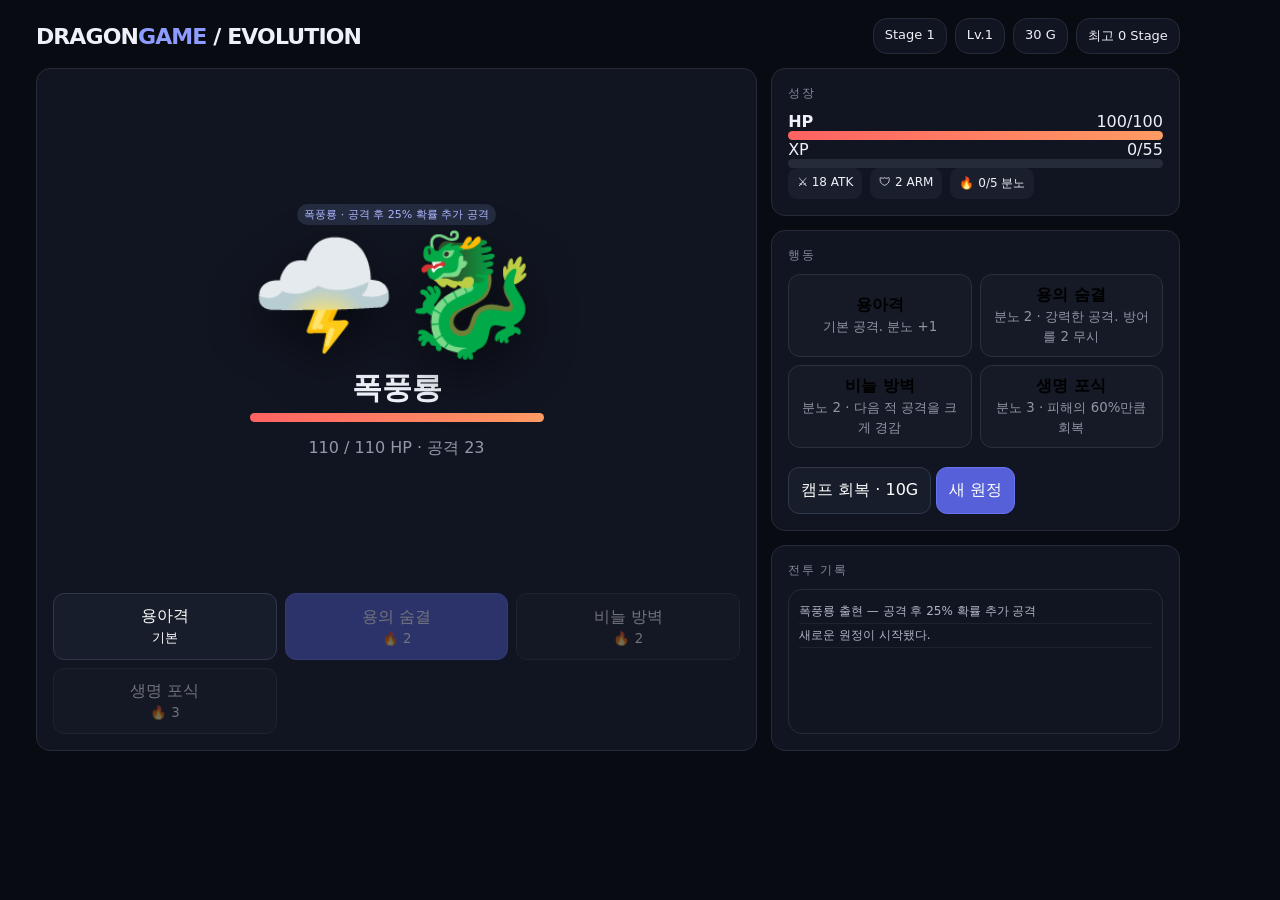
<file: evolution.html>
<!doctype html>
<html lang="ko">
<head>
<meta charset="utf-8">
<meta name="viewport" content="width=device-width,initial-scale=1">
<title>DragonGame — Evolution</title>
<link rel="stylesheet" href="src/evolution.css">
</head>
<body>
<div id="app"></div>
<script type="module" src="src/evolution-main.js"></script>
</body>
</html>
</file>
<file: src/evolution.css>
*{box-sizing:border-box}html,body{margin:0;min-height:100%;font-family:Inter,system-ui,-apple-system,BlinkMacSystemFont,"Segoe UI",sans-serif;background:#090b12;color:#eef1f7}button{font:inherit}body{display:flex;justify-content:center}.shell{width:min(1180px,100%);padding:18px}.top{display:flex;justify-content:space-between;align-items:center;gap:12px;margin-bottom:14px}.brand{font-weight:900;letter-spacing:-.04em;font-size:22px}.brand span{color:#8f9cff}.stats{display:flex;gap:8px;flex-wrap:wrap}.pill,.card,.event,.log{background:#111521;border:1px solid #252b3a;border-radius:14px}.pill{padding:8px 11px;font-size:13px}.grid{display:grid;grid-template-columns:1.5fr .85fr;gap:14px}.card{padding:16px}.arena{min-height:570px;display:flex;flex-direction:column}.enemy{flex:1;display:grid;place-items:center;text-align:center;position:relative}.dragon{font-size:118px;filter:drop-shadow(0 18px 24px #0008);animation:float 2.8s ease-in-out infinite}.enemy h1{margin:4px 0;font-size:30px}.muted{color:#9299aa}.bar{height:9px;background:#252b38;border-radius:99px;overflow:hidden}.bar i{display:block;height:100%;background:linear-gradient(90deg,#7d86ff,#b67cff);transition:width .25s}.hp i{background:linear-gradient(90deg,#ff6262,#ff9b63)}.actions{display:grid;grid-template-columns:repeat(3,1fr);gap:8px}.btn{border:1px solid #30384c;background:#171d2a;color:#fff;border-radius:11px;padding:12px;cursor:pointer;transition:.15s}.btn:hover{transform:translateY(-1px);background:#20283a}.btn:disabled{opacity:.4;cursor:not-allowed;transform:none}.primary{background:#5661d9;border-color:#6873ef}.danger{background:#47222b}.section-title{font-size:12px;text-transform:uppercase;letter-spacing:.12em;color:#81899b;margin-bottom:10px}.side{display:flex;flex-direction:column;gap:14px}.row{display:flex;justify-content:space-between;gap:10px;align-items:center}.skills{display:grid;grid-template-columns:1fr 1fr;gap:8px}.skill{padding:10px;border:1px solid #2a3040;border-radius:12px;background:#151a26;cursor:pointer}.skill b{display:block}.skill small{color:#8f96a6}.events{display:grid;gap:8px}.event{padding:12px;cursor:pointer}.event:hover{border-color:#626df1}.tag{display:inline-block;padding:3px 7px;border-radius:99px;background:#252c40;color:#aeb6ff;font-size:11px}.log{height:145px;overflow:auto;padding:10px;font-size:12px;color:#aeb5c5}.log div{padding:3px 0;border-bottom:1px solid #1d2230}.loot{display:flex;gap:8px;flex-wrap:wrap}.loot span{padding:7px 9px;background:#191f2c;border-radius:9px;font-size:12px}@keyframes float{50%{transform:translateY(-9px)}}@media(max-width:800px){.grid{grid-template-columns:1fr}.arena{min-height:520px}.actions{grid-template-columns:1fr 1fr}.shell{padding:10px}}
</file>
